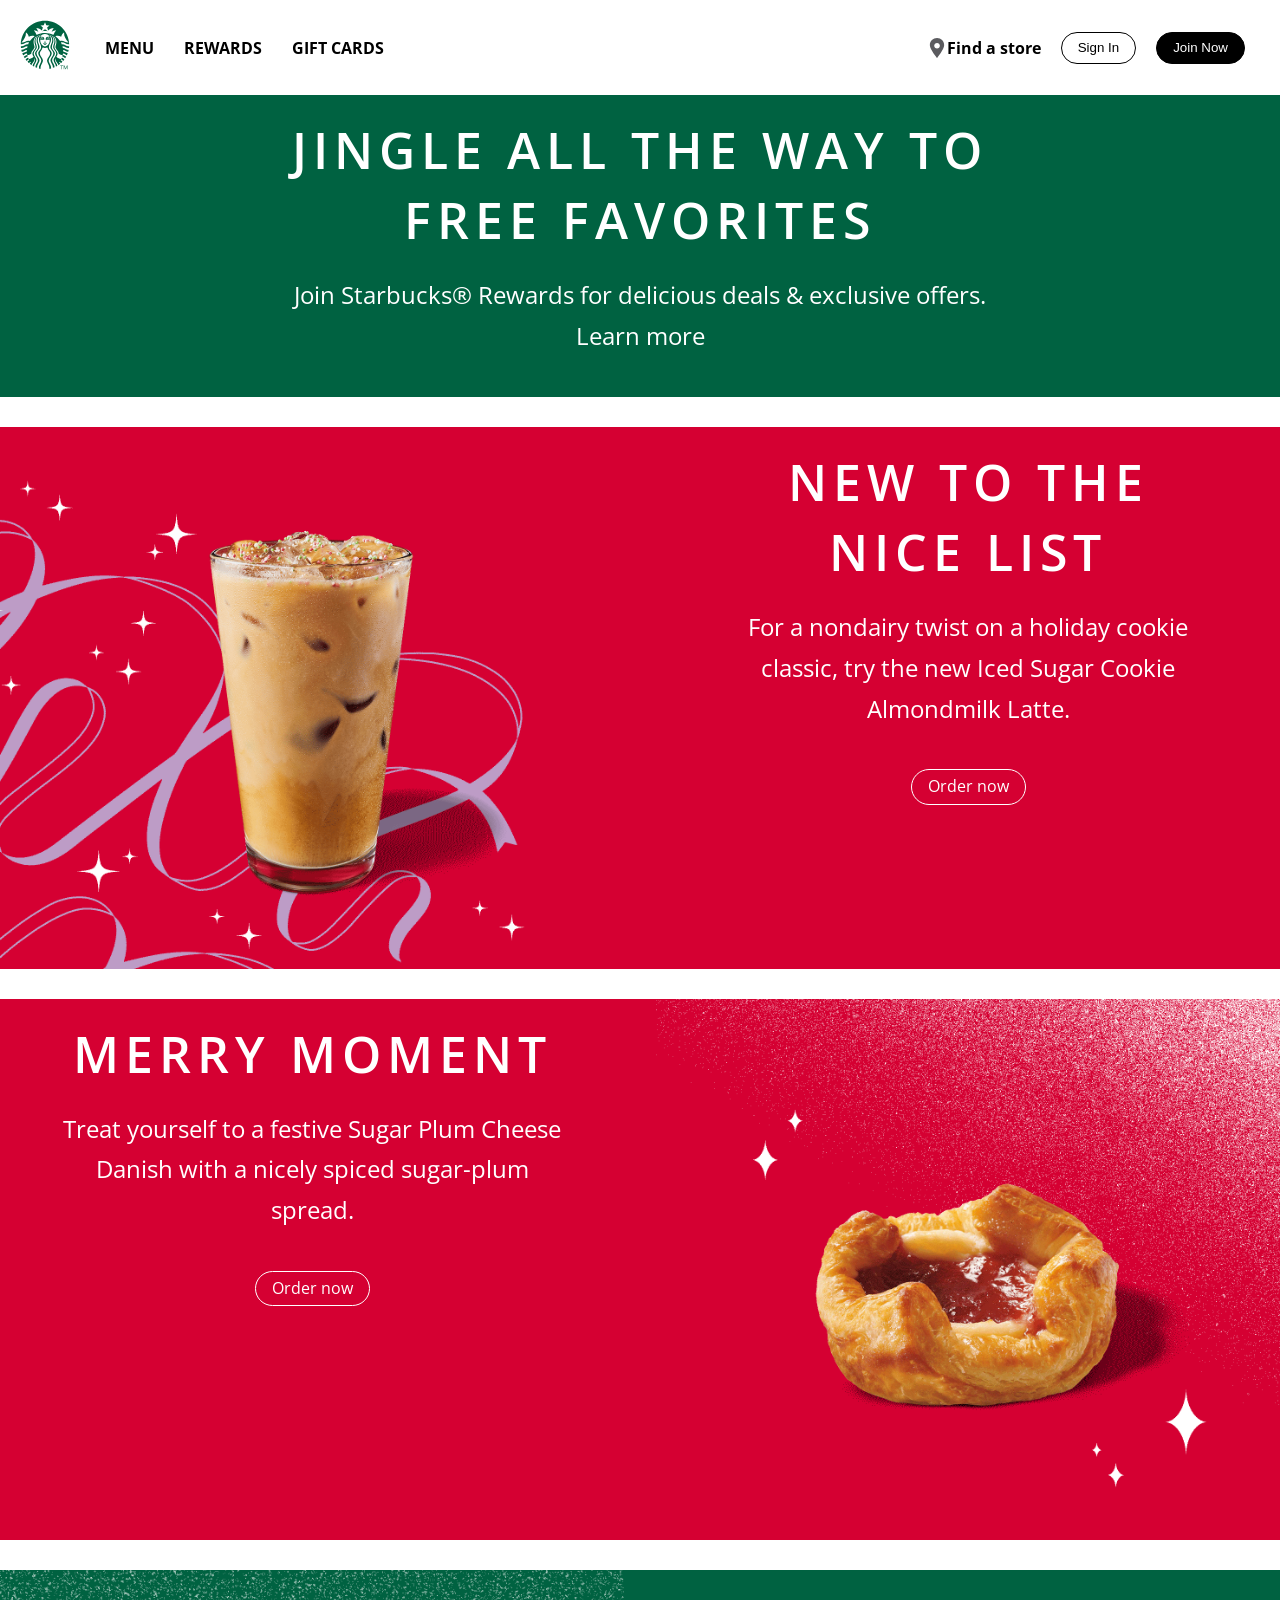
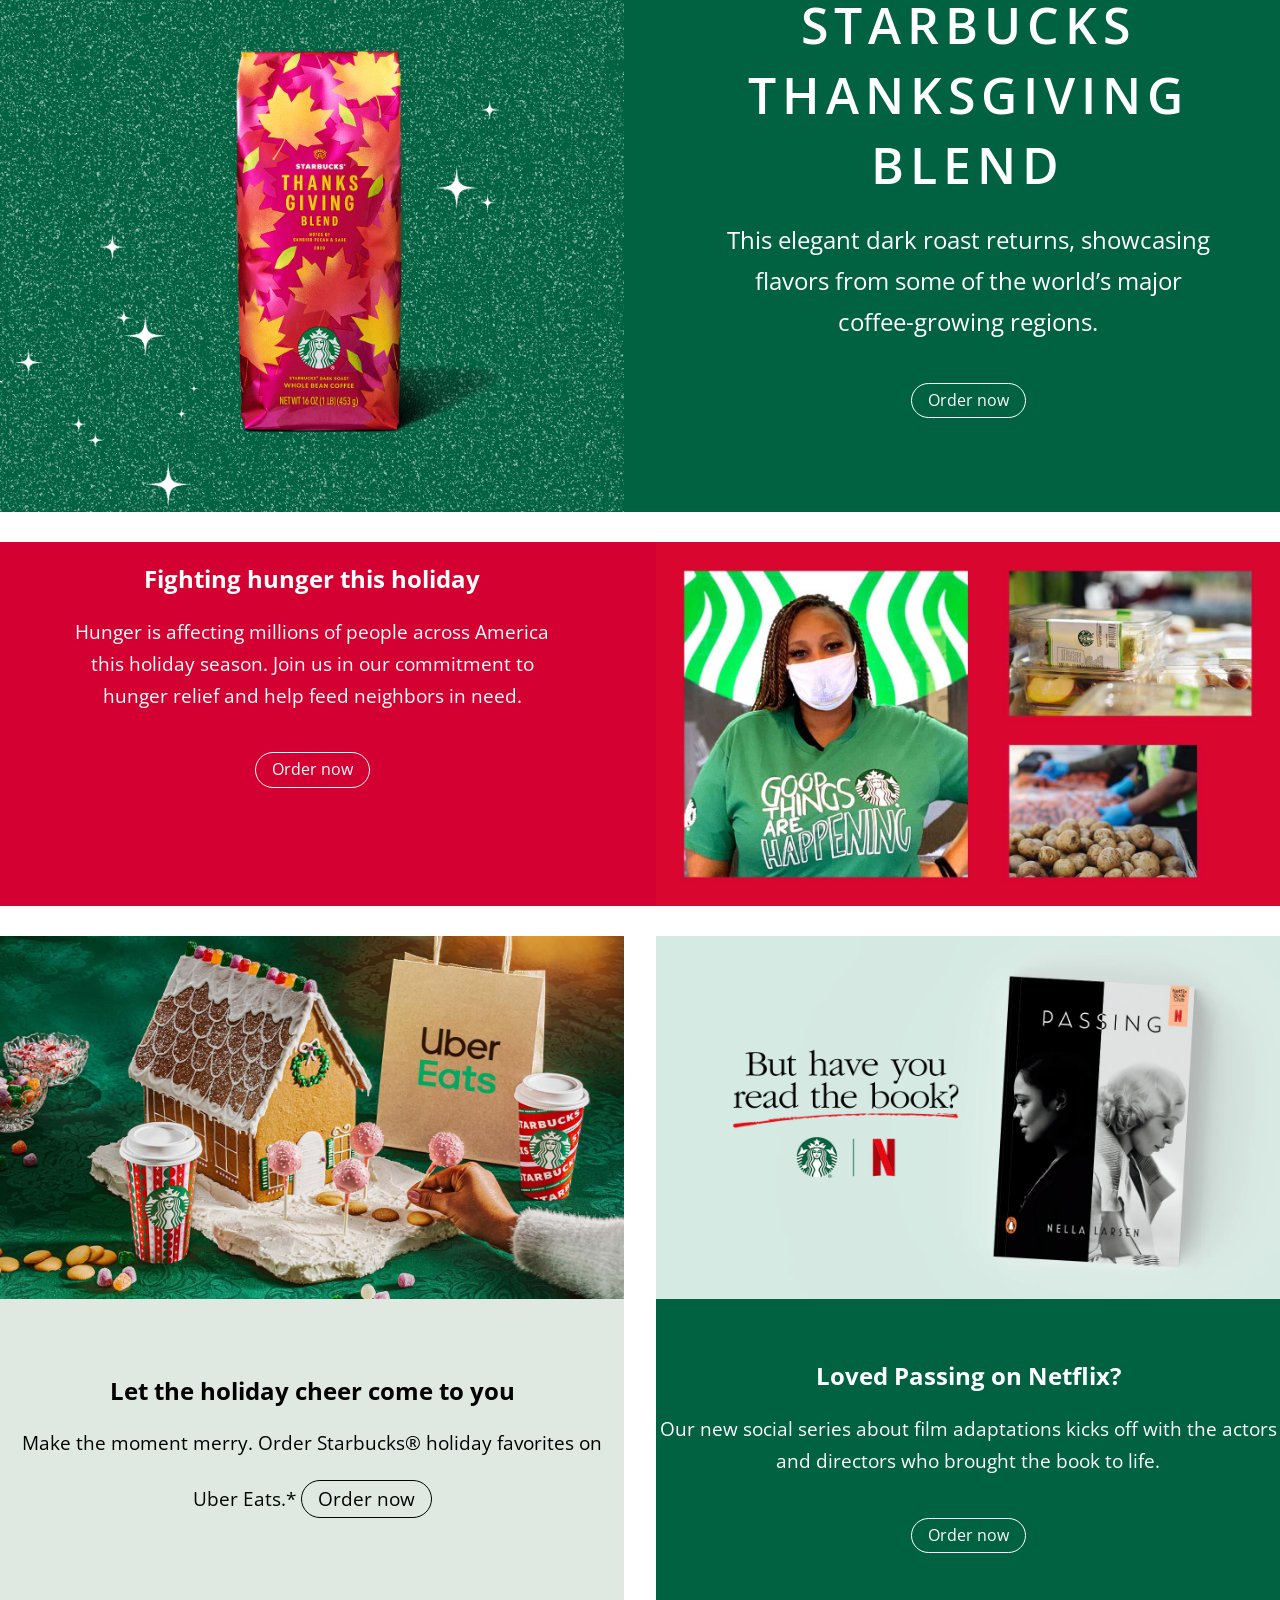
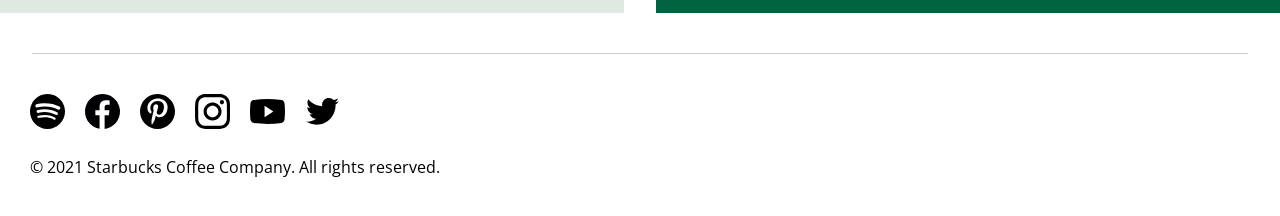
<file: Week9 Tasks/StarBucks/index.html>
<!doctype html>
<html lang="en">
  <head>
    <meta charset="UTF-8" />
    <meta name="viewport" content="width=device-width, initial-scale=1.0" />
    <title>Starbucks Coffee Company</title>
    <link rel="stylesheet" href="styles.css" />
    <link rel="preconnect" href="https://fonts.googleapis.com" />
    <link rel="preconnect" href="https://fonts.gstatic.com" crossorigin />
    <link
      href="https://fonts.googleapis.com/css2?family=Heebo:wght@100..900&family=Montserrat:ital,wght@0,100..900;1,100..900&family=Open+Sans:ital,wght@0,300..800;1,300..800&family=Roboto:ital,wght@0,100..900;1,100..900&family=Stack+Sans+Text:wght@200..700&display=swap"
      rel="stylesheet"
    />
  </head>
  <body>
    <nav class="navbar">
      <div class="navbar__container">
        <div class="navbar__brand">
          <a href="index.html">
            <img src="./img/logo.svg" alt="Starbucks logo" />
          </a>
        </div>
        <ul class="navbar__nav-left">
          <li>
            <a href="#">Menu</a>
          </li>
          <li>
            <a href="#">Rewards</a>
          </li>
          <li>
            <a href="#">Gift Cards</a>
          </li>
        </ul>

        <ul class="navbar__nav-right">
          <li>
            <a href="#">
              <img src="./img/marker.svg" alt="Marker" />
              <span>Find a store</span>
            </a>
          </li>
          <li>
            <button class="btn btn__dark-outline">Sign In</button>
          </li>
          <li>
            <button class="btn btn__dark">Join Now</button>
          </li>
        </ul>

        <!-- Hamburger Menu -->

        <button class="hamburger" id="menu__btn" type="button">
          <span class="hamburger__top"></span>
          <span class="hamburger__middle"></span>
          <span class="hamburger__bottom"></span>
        </button>
      </div>
    </nav>

    <!-- Mobile Menu -->

    <div class="mobile__menu hidden" id="menu">
      <ul>
        <li>
          <a href="#">Menu</a>
        </li>
        <li>
          <a href="#">Rewards</a>
        </li>
        <li>
          <a href="#">Gift Cards</a>
        </li>
      </ul>

      <div class="mobile__menu-button">
          <button class="btn btn__dark-outline">Sign In</button>
          <button class="btn btn__dark">Join Now</button>
          <div>
            <a href="#">
            <img src="./img/marker.svg" alt="marker">
            <span>Find a store</span>
          </a>
          </div>

        </button>
      </div>
    </div>

    <!-- Box 1 -->

    <section class="box box__1 bg__primary text__center py__md">
      <div class="box__inner">
        <h2 class="text__xl">Jingle All The Way To Free Favorites</h2>
        <p class="text__md">
          Join Starbucks® Rewards for delicious deals & exclusive offers.
          <a href="#">Learn more</a>
        </p>
      </div>
    </section>

    <!-- Box 2 -->

    <section class="box box__2 bg__secondary grid__col-2">
      <img src="./img/box-b.png" alt="" />
      <div class="box__text">
        <h2 class="text__xl">New to the nice list</h2>
        <p class="text__md">
          For a nondairy twist on a holiday cookie classic, try the new Iced
          Sugar Cookie Almondmilk Latte.
        </p>
        <a href="" class="btn btn__light-outline">Order now</a>
      </div>
    </section>

    <!-- Box 3 -->

    <section class="box box__2 bg__secondary grid__col-2 grid__reverse">
      <img src="./img/box-c.png" alt="" />
      <div class="box__text">
        <h2 class="text__xl">Merry moment</h2>
        <p class="text__md">
          Treat yourself to a festive Sugar Plum Cheese Danish with a nicely
          spiced sugar-plum spread.
        </p>
        <a href="" class="btn btn__light-outline">Order now</a>
      </div>
    </section>

    <!-- Box 4 -->

    <section class="box box__2 bg__primary grid__col-2">
      <img src="./img/box-d.png" alt="" />
      <div class="box__text">
        <h2 class="text__xl">Starbucks Thanksgiving Blend</h2>
        <p class="text__md">
          This elegant dark roast returns, showcasing flavors from some of the
          world’s major coffee-growing regions.
        </p>
        <a href="" class="btn btn__light-outline">Order now</a>
      </div>
    </section>

    <!-- Box 5 -->

    <section class="box box__2 bg__secondary grid__col-2 grid__reverse">
      <img src="./img/box-e.jpg" alt="" />
      <div class="box__text">
        <h2 class="text__md">Fighting hunger this holiday</h2>
        <p class="text__sm">
          Hunger is affecting millions of people across America this holiday
          season. Join us in our commitment to hunger relief and help feed
          neighbors in need.
        </p>
        <a href="" class="btn btn__light-outline">Order now</a>
      </div>
    </section>

    <!-- Box 6 -->
    <section class="box box__6 grid__col-2">
      <div>
        <img src="./img/box-f1.jpg" alt="" />
        <div class="bg__extra py__lg">
          <div class="box__text">
            <h2 class="text__md">Let the holiday cheer come to you</h2>
            <p class="text__sm">
              Make the moment merry. Order Starbucks® holiday favorites on Uber
              Eats.*
              <a href="" class="btn btn__dark-outline">Order now</a>
            </p>
          </div>
        </div>
      </div>
      <div>
        <img src="./img/box-f2.jpg" alt="" />
        <div class="bg__primary py__lg">
          <div class="box__text">
            <h2 class="text__md">Loved Passing on Netflix?</h2>
            <p class="text__sm">
              Our new social series about film adaptations kicks off with the
              actors and directors who brought the book to life.
            </p>
            <a href="" class="btn btn__light-outline">Order now</a>
          </div>
        </div>
      </div>
    </section>

    <div class="divider"></div>

    <footer class="footer">
      <div class="footer__container">
        <div class="social">
          <a href="https://spotify.com">
            <img src="./img/social-spotify.svg" alt="" />
          </a>
          <a href="https://facebook.com">
            <img src="./img/social-facebook.svg" alt="" />
          </a>
          <a href="https://pinterest.com">
            <img src="./img/social-pinterest.svg" alt="" />
          </a>
          <a href="https://instagram.com">
            <img src="./img/social-instagram.svg" alt="" />
          </a>
          <a href="https://youtube.com">
            <img src="./img/social-youtube.svg" alt="" />
          </a>
          <a href="https://twitter.com">
            <img src="./img/social-twitter.svg" alt="" />
          </a>
        </div>
        <p>© 2021 Starbucks Coffee Company. All rights reserved.</p>
      </div>
    </footer>
    <script src="script.js"></script>
  </body>
</html>
</file>
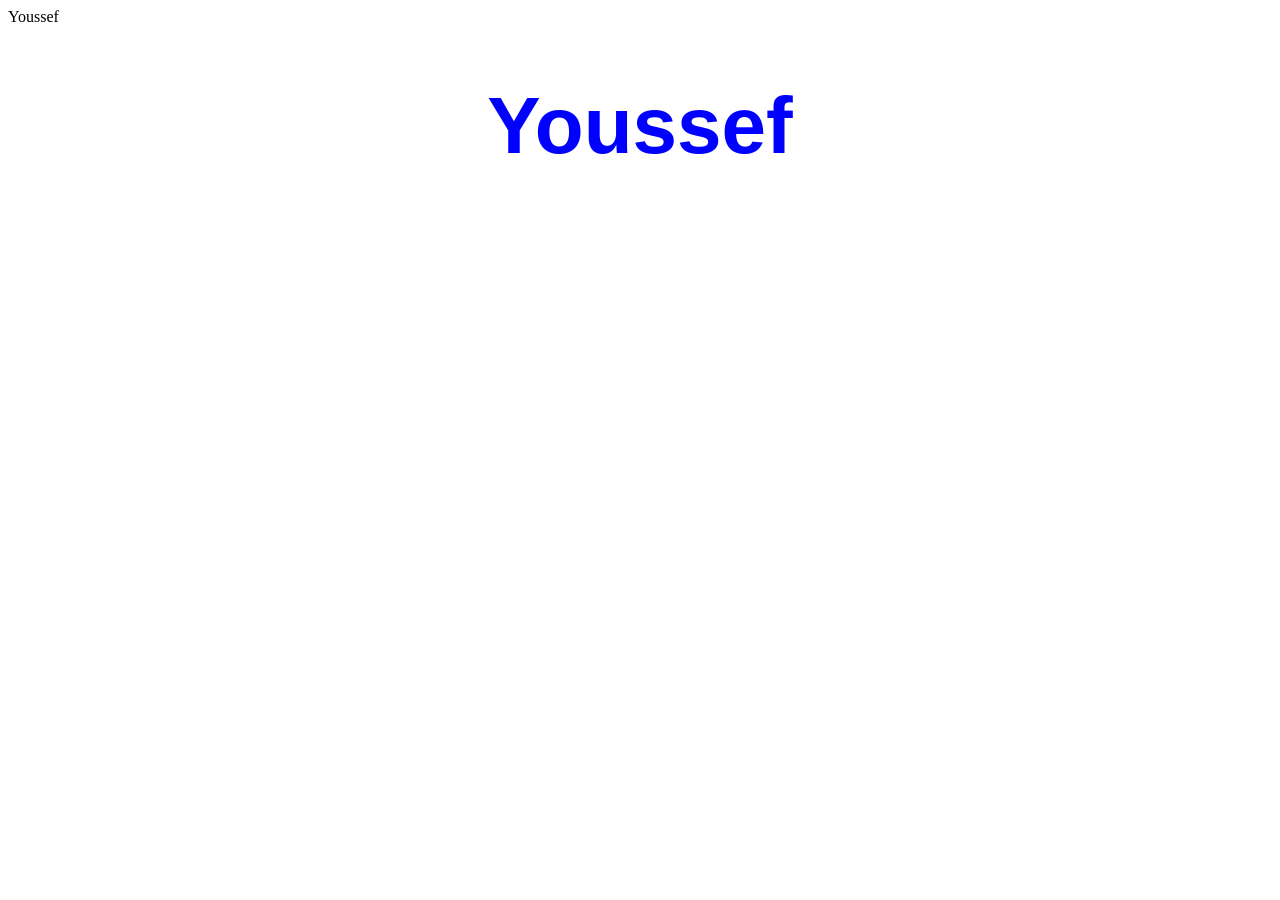
<file: Week7 Tasks/task2.html>
<!doctype html>
<html lang="en">
  <head>
    <meta charset="UTF-8" />
    <meta name="viewport" content="width=device-width, initial-scale=1.0" />
    <title>Document</title>
  </head>
  <body>
    <div id="elzero">Youssef</div>
    <script src="task2.js"></script>
    <script src="task3.js"></script>
    <script src="task4.js"></script>
    <script src="task5.js"></script>
    <script src="task6.js"></script>
    <script src="task7.js"></script>
    <script src="task8.js"></script>
    <script src="task9.js"></script>
    <script src="task10.js"></script>
    <script src="task11.js"></script>
    <script src="task12.js"></script>
    <script src="task13.js"></script>
    <script src="task14.js"></script>
    <script src="task15.js"></script>
    <script src="task16.js"></script>
    <script src="task17.js"></script>
    <script src="task18.js"></script>
    <script src="task19.js"></script>
    <script src="task20.js"></script>
    <script src="task21.js"></script>
    <script src="task22.js"></script>
  </body>
</html>
</file>
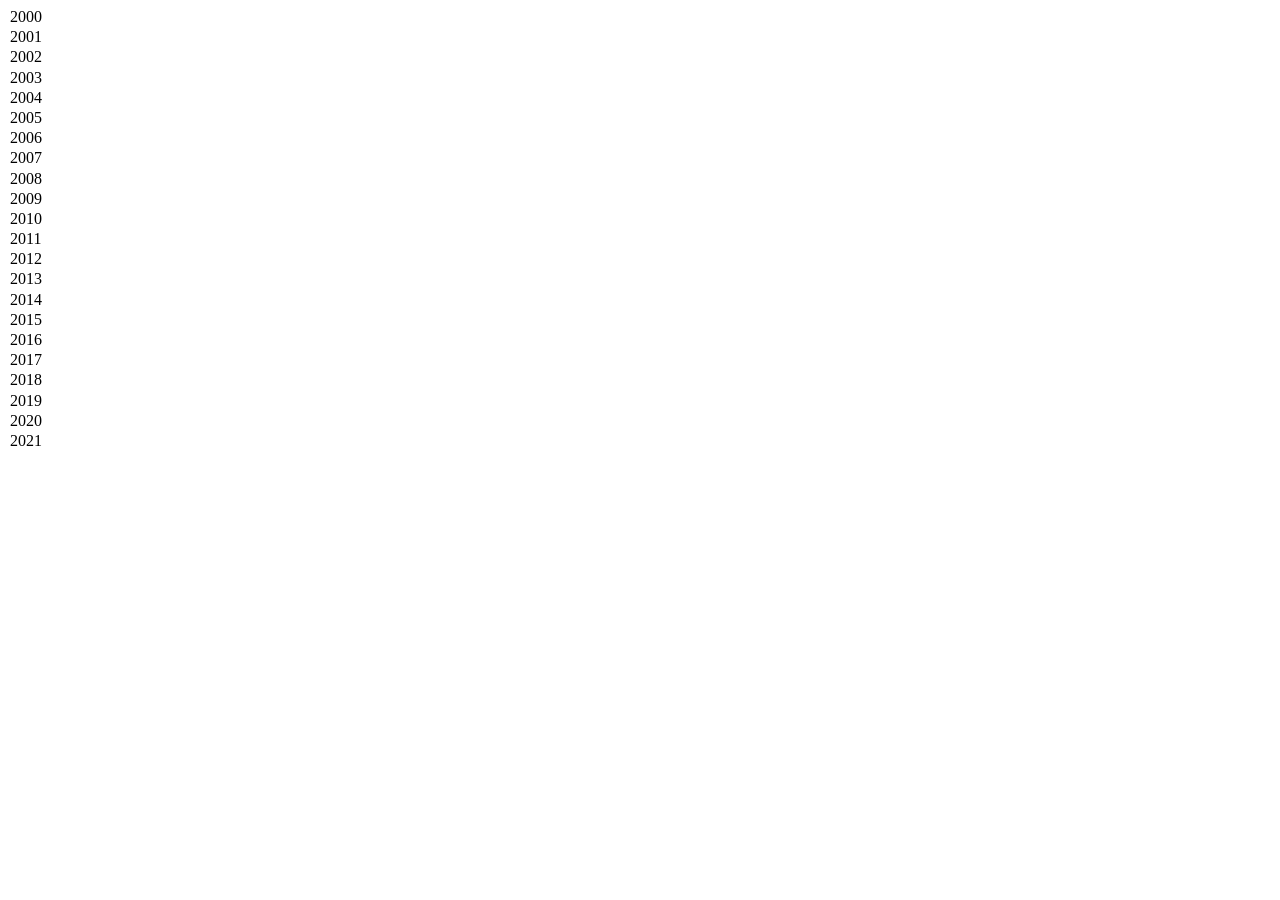
<file: Week9 Tasks/tasks.html>
<!doctype html>
<html lang="en">
  <head>
    <meta charset="UTF-8" />
    <meta name="viewport" content="width=device-width, initial-scale=1.0" />
    <title>Document</title>
  </head>
  <body>
    <script src="task1.js"></script>
    <script src="task2.js"></script>
    <script src="task3.js"></script>
    <script src="task4.js"></script>
    <script src="task5.js"></script>
    <script src="task6.js"></script>
    <script src="task7.js"></script>
    <script src="task8.js"></script>
    <script src="task9.js"></script>
    <script src="task10.js"></script>
  </body>
</html>
</file>
<file: Week9 Tasks/StarBucks/styles.css>
:root {
  --color-primary: #006241;
  --color-secondary: #d50032;
  --color-extra: #dfe9e2;
  --color-white: #fff;
  --color-black: #000;
}

* {
  box-sizing: border-box;
  margin: 0;
  padding: 0;
}

html,
body {
  font-family: "Open Sans", sans-serif;
  line-height: 1.4;
  color: var(--color-black);
}

a {
  color: var(--color-black);
  text-decoration: none;
}

ul {
  list-style: none;
}

p {
  margin: 5px 0;
  line-height: 1.7;
}

img {
  max-width: 100%;
}

section a {
  color: var(--color-white);
}

.navbar {
  width: 100%;
  height: auto;
  background-color: var(--color-white);
  padding: 20px;
  box-shadow:
    0 1px 3px rgb(0 0 0 / 10%),
    0 2px 2px rgb(0 0 0 / 6%),
    0 0 2px rgb(0 0 0 / 7%);
}

.navbar__container {
  display: flex;
  justify-content: space-between;
  align-items: center;
}

.navbar ul {
  display: flex;
  align-items: center;
}

.navbar li {
  margin: 0 15px;
  font-weight: bold;
}

.navbar a {
  color: var(--color-black);
  transition: all 0.5s ease-in-out;
}
.navbar a:hover {
  color: var(--color-primary);
}

.navbar__brand img {
  width: 50px;
  height: 50px;
}

.navbar__nav-left {
  text-transform: uppercase;
  flex: 1;
  margin-left: 20px;
}

.navbar__nav-right img {
  width: 20px;
  height: 20px;
  margin-left: 10px;
}

.navbar__nav-right li:first-child a {
  display: flex;
  align-items: center;
}

.navbar__nav-right li:nth-child(2) {
  margin: 0 5px;
}

/*Buttons*/

.btn {
  cursor: pointer;
  display: inline-block;
  background: none;
  border: 1px solid var(--color-black);
  border-radius: 50px;
  padding: 7px 16px;
  line-height: 1.2;
  text-align: center;
  text-decoration: none;
}

.btn__dark-outline {
  border-color: var(--color-black);
  color: var(--color-black);
  transition: all 0.5s ease-in-out;
}
.btn__dark-outline:hover,
.btn__light-outline:hover {
  background-color: rgba(0, 0, 0, 0.06);
}

.btn__light-outline {
  border-color: var(--color-white);
  color: var(--color-white);
  transition: all 0.5s ease-in-out;
}

.btn__dark {
  background-color: var(--color-black);
  color: var(--color-white);
}

.btn__dark:hover {
  background-color: #333;
}

/* Footer */

.footer__container {
  width: 100%;
  max-width: 1440px;
  margin: 0 auto;
  padding: 0 30px 30px;
}

.social {
  display: flex;
  align-items: center;
  margin: 20px 0;
}

.social img {
  width: 35px;
  height: 35px;
}

.social a {
  text-decoration: none;
  margin-right: 20px;
}

.divider {
  width: 95%;
  height: 1px;
  background-color: #ccc;
  margin: 40px auto;
}
/* Box */

.box {
  margin-bottom: 30px;
}
.box__inner {
  max-width: 700px;
  margin: 0 auto;
}

.box__text {
  max-width: 500px;
  text-align: center;
  justify-self: center;
  padding: 20px 0;
  margin: 0 auto;
}

.box__text .btn {
  margin-top: 20px;
}

.box__6 .box__text {
  max-width: 700px;
}

.box__6 > div {
  display: flex;
  flex-direction: column;
}

.box__6 .bg__extra,
.box__6 .bg__primary {
  flex-grow: 1;
  display: flex;
  flex-direction: column;
  justify-content: center;
}

/* Grid Styling */

.grid__col-2 {
  display: grid;
  grid-template-columns: 1fr 1fr;
  gap: 2rem;
  align-items: stretch;
  justify-content: space-between;
}

.grid__reverse :first-child {
  order: 2;
}

/* Backgrounds */

.bg__primary {
  background-color: var(--color-primary);
  color: var(--color-white);
}

.bg__secondary {
  background-color: var(--color-secondary);
  color: var(--color-white);
}

.bg__extra {
  background-color: var(--color-extra);
  color: var(--color-black);
}

.bg__dark {
  background-color: var(--color-black);
  color: var(--color-white);
}

/* Text Styling */

.text__center {
  text-align: center;
}
.text__xl {
  font-size: 50px;
  text-transform: uppercase;
  letter-spacing: 6px;
  font-weight: 600;
  margin-bottom: 20px;
}
.text__lg {
  font-size: 40px;
  text-transform: uppercase;

  margin-bottom: 20px;
}
.text__md {
  font-size: 24px;
  margin-bottom: 20px;
}
.text__sm {
  font-size: 19px;
  margin-bottom: 20px;
}

/* Padding */
.py__sm {
  padding: 10px 0;
}

.py__md {
  padding: 20px 0;
}

.py__lg {
  padding: 40px 0;
}
/* Hamburger Menu */
.hamburger {
  cursor: pointer;
  width: 24px;
  height: 24px;
  position: relative;
  background: none;
  border: none;
  z-index: 10;
  transition: all 0.25s;
  display: none;
}

.hamburger__top,
.hamburger__middle,
.hamburger__bottom {
  position: absolute;
  top: 0;
  left: 0;
  width: 24px;
  height: 2px;
  background: var(--color-black);
  transform: rotate(0);
  transition: all 0.5s;
}

.hamburger__middle {
  transform: translateY(7px);
}
.hamburger__bottom {
  transform: translateY(14px);
}

.open .hamburger__top {
  transform: rotate(45deg) translateY(6px) translateX(6px);
}
.open .hamburger__middle {
  display: none;
}
.open .hamburger__bottom {
  transform: rotate(-45deg) translateY(6px) translateX(-6px);
}

/* Mobile menu styling */

.mobile__menu {
  display: none;
  position: fixed;
  top: 85px;
  right: 0;
  background-color: var(--color-white);
  width: 90%;
  height: 100%;
  color: var(--color-black);
  padding: 30px;
  box-shadow:
    inset 0 4px 3px -3px rgb(0 0 0 / 10%),
    inset 0 4px 2px -2px rgb(0 0 0 / 7%);
  transition: all 0.3s ease-in;
}

.mobile__menu ul {
  line-height: 3;
  border-bottom: #777 solid 1px;
  padding-bottom: 10px;
  margin-bottom: 30px;
}
.mobile__menu a {
  text-decoration: none;
  font-size: 20px;
}

.mobile__menu a:hover {
  color: var(--color-primary);
}
.mobile__menu img {
  width: 20px;
  height: 20px;
  margin-right: 10px;
}

.mobile__menu div {
  margin-top: 20px;
}

.mobile__menu div a {
  display: flex;
  align-items: center;
  font-size: 16px;
}

.hidden {
  transform: translateX(100%);
}

.no__scroll {
  overflow: hidden;
}
/* Media Queries */

@media (max-width: 960px) {
  .text__xl {
    font-size: 30px;
  }

  .text__lg {
    font-size: 25px;
  }

  .text__md {
    font-size: 19px;
  }
}

@media (max-width: 768px) {
  .hamburger {
    display: block;
  }
  .mobile__menu {
    display: block;
  }
  .grid__col-2 {
    grid-template-columns: 1fr;
  }

  .grid__reverse :first-child {
    order: 0;
  }

  .navbar .navbar__nav-left,
  .navbar .navbar__nav-right {
    display: none;
  }

  .navbar__brand img {
    width: 40px;
    height: 40px;
  }

  .footer {
    text-align: center;
  }
}

@media (min-width: 1440px) {
  .box {
    max-width: 1440px;
    margin-right: auto;
    margin-left: auto;
  }

  .divider {
    max-width: 90%;
  }
}
</file>
